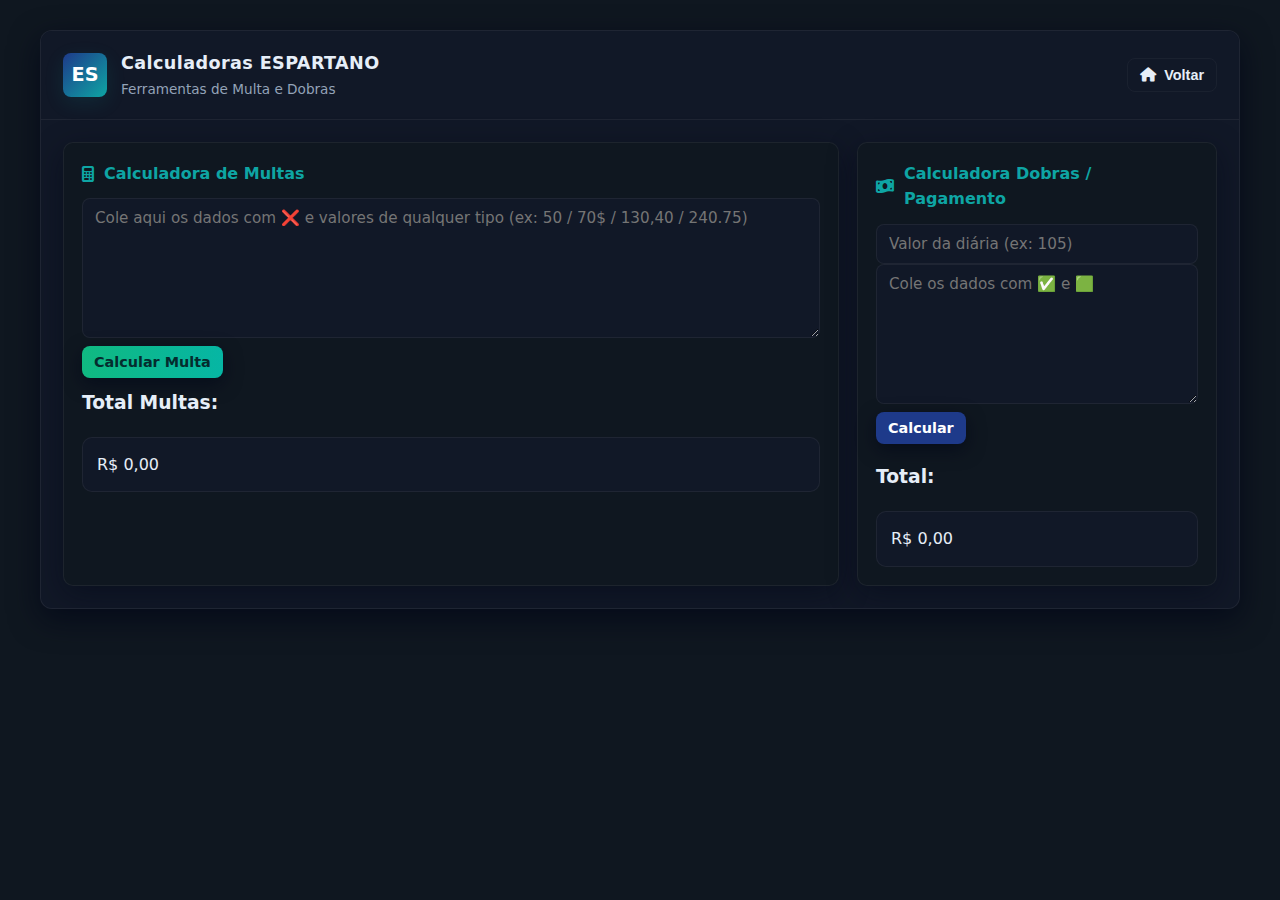
<file: calculadoras.html>
<!DOCTYPE html> 
<html lang="pt-BR">
<head>
<meta charset="UTF-8">
<meta name="viewport" content="width=device-width, initial-scale=1.0">
<title>Calculadoras • ESPARTANO</title>
<link href="https://cdnjs.cloudflare.com/ajax/libs/font-awesome/6.5.0/css/all.min.css" rel="stylesheet">
<link rel="stylesheet" href="styles.css">
</head>

<body>
<div class="wrap">

<header class="app-header">
  <div class="title">
    <div class="logo">ES</div>
    <div>
      <h1>Calculadoras ESPARTANO</h1>
      <div class="subtitle">Ferramentas de Multa e Dobras</div>
    </div>
  </div>

  <div class="header-actions">
    <button onclick="window.location.href='index.html'">
      <i class="fa-solid fa-house"></i> Voltar
    </button>
  </div>
</header>

<main>

<!-- ======================== CALCULADORA DE MULTAS ======================== -->
<section class="panel main-panel">
  <h2><i class="fa-solid fa-calculator"></i> Calculadora de Multas</h2>

  <textarea id="entradaMulta" placeholder="Cole aqui os dados com ❌ e valores de qualquer tipo (ex: 50 / 70$ / 130,40 / 240.75)" style="height:140px"></textarea>

  <button class="btn btn-add" onclick="calcularMulta()">Calcular Multa</button>

  <h3 style="margin-top:10px;">Total Multas:</h3>
  <div class="card" id="resultadoMulta">R$ 0,00</div>
</section>



<!-- ======================== CALCULADORA DOBRAS ======================== -->
<section class="panel main-panel">
  <h2><i class="fa-solid fa-money-bill-wave"></i> Calculadora Dobras / Pagamento</h2>

  <input type="number" id="valorDiaria2" class="input" placeholder="Valor da diária (ex: 105)">
  <textarea id="entradaDobras" placeholder="Cole os dados com ✅ e 🟩" style="height:140px"></textarea>

  <button class="btn btn-success" onclick="calcularDobras()">Calcular</button>

  <h3>Total:</h3>
  <div class="card" id="resultadoDobras">R$ 0,00</div>
</section>

</main>
</div>

<script>
/* ============================================================
   CALCULADORA DE MULTAS — CORRIGIDA
   Agora ela captura valores mesmo com textos / símbolos no meio
   Ex: ❌ 50 / ❌ valor: 130,40 / ❌ total = 240.75
   ============================================================ */
function calcularMulta() {
  const texto = document.getElementById("entradaMulta").value;

  // Nova regex corrigida: pega o número mesmo se houver texto após ❌
  const regex = /❌[^0-9]*([\d.,]+)/g;

  let match;
  let total = 0;

  while ((match = regex.exec(texto)) !== null) {
    const numero = match[1].replace(",", ".");
    total += parseFloat(numero);
  }

  document.getElementById("resultadoMulta").textContent =
    total.toLocaleString("pt-BR", { style: "currency", currency: "BRL" });
}



/* ============================================================
   CALCULADORA DE DOBRAS / PAGAMENTO
   ============================================================ */
function calcularDobras() {
  const texto = document.getElementById("entradaDobras").value;
  const diaria = parseFloat(document.getElementById("valorDiaria2").value) || 0;

  const linhas = texto.split("\n");
  let total = 0;

  linhas.forEach(linha => {
    const qtdVerde = (linha.match(/🟩/g) || []).length;
    const qtdCheck = (linha.match(/✅/g) || []).length;

    if (qtdVerde > 0) {
      total += 20; // Tem 🟩 → adiciona 20
    } else if (qtdCheck >= 2) {
      total += diaria; // Linha com 2 ou mais check marca diária
    }
  });

  document.getElementById("resultadoDobras").textContent =
    total.toLocaleString("pt-BR", { style: "currency", currency: "BRL" });
}

</script>

</body>
</html>
</file>
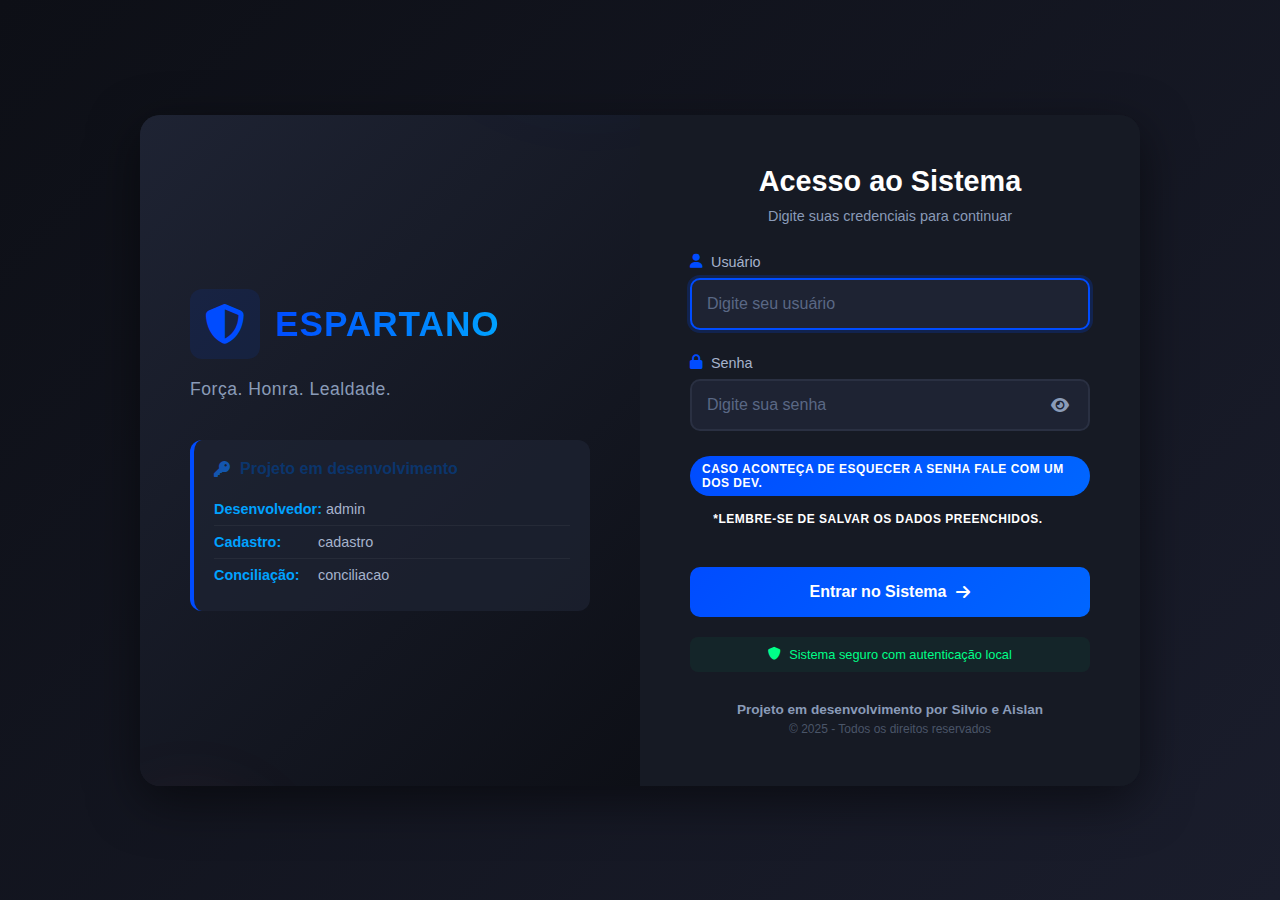
<file: login.html>
<!DOCTYPE html>
<html lang="pt-BR">
<head>
    <meta charset="UTF-8" />
    <meta name="viewport" content="width=device-width, initial-scale=1.0" />
    <title>Login - Sistema Espartano</title>
    <link rel="stylesheet" href="login.css">
    <link rel="stylesheet" href="https://cdnjs.cloudflare.com/ajax/libs/font-awesome/6.4.0/css/all.min.css">
</head>

<body>
    <div class="login-container">
        <div class="login-left">
            <div class="brand-section">
                <div class="logo">
                    <i class="fas fa-shield-alt"></i>
                    <h1>ESPARTANO</h1>
                </div>
                <p class="slogan">Força. Honra. Lealdade.</p>
                
                <div class="credentials-info">
                    <h3><i class="fas fa-key"></i>Projeto em desenvolvimento</h3>
                    <div class="credential-item">
                        <strong>Desenvolvedor:</strong> admin
                    </div>
                    <div class="credential-item">
                        <strong>Cadastro:</strong> cadastro 
                    </div>
                    <div class="credential-item">
                        <strong>Conciliação:</strong> conciliacao
                    </div>
                </div>
            </div>
        </div>
        
        <div class="login-box">
            <div class="login-header">
                <h2>Acesso ao Sistema</h2>
                <p>Digite suas credenciais para continuar</p>
            </div>

            <div id="login-error" class="error-message" style="display:none;">
                <i class="fas fa-exclamation-circle"></i>
                <span>Usuário ou senha incorretos!</span>
            </div>

            <form id="login-form" onsubmit="login(event)">
                <div class="input-group">
                    <label for="username">
                        <i class="fas fa-user"></i> Usuário
                    </label>
                    <input type="text" id="username" placeholder="Digite seu usuário" autocomplete="username">
                </div>
                
                <div class="input-group">
                    <label for="password">
                        <i class="fas fa-lock"></i> Senha
                    </label>
                    <div class="password-container">
                        <input type="password" id="password" placeholder="Digite sua senha" autocomplete="current-password">
                        <button type="button" class="toggle-password" onclick="togglePassword()">
                            <i class="fas fa-eye"></i>
                        </button>
                    </div>
                </div>

                <div class="options">
                    <div class="role-badges">
                        <span class="badge badge-admin">Caso aconteça de esquecer a senha fale com um dos Dev.</span>
                        <br>
                        <br>
                        <span class="badge badge-cadastro">*Lembre-se de salvar os dados preenchidos.</span>
                        <span class="badge badge-conciliacao"></span>
                    </div>
                </div>

                <button type="submit" class="btn-login">
                    <span>Entrar no Sistema</span>
                    <i class="fas fa-arrow-right"></i>
                </button>

                <div class="security-info">
                    <i class="fas fa-shield"></i>
                    <span>Sistema seguro com autenticação local</span>
                </div>
            </form>

            <div class="footer">
                <p class="version">Projeto em desenvolvimento por Silvio e Aislan</p>
                <p class="copyright">© 2025 - Todos os direitos reservados</p>
            </div>
        </div>
    </div>

    <script src="login.js"></script>
    <script>
        // Adicionando a função togglePassword aqui para evitar erros
        function togglePassword() {
            const passwordInput = document.getElementById('password');
            const toggleButton = document.querySelector('.toggle-password i');
            
            if (passwordInput.type === 'password') {
                passwordInput.type = 'text';
                toggleButton.classList.remove('fa-eye');
                toggleButton.classList.add('fa-eye-slash');
            } else {
                passwordInput.type = 'password';
                toggleButton.classList.remove('fa-eye-slash');
                toggleButton.classList.add('fa-eye');
            }
        }

        // Foco automático no campo de usuário
        document.addEventListener('DOMContentLoaded', function() {
            document.getElementById('username').focus();
            
            // Pressionar Enter para enviar
            document.getElementById('password').addEventListener('keypress', function(e) {
                if (e.key === 'Enter') {
                    const form = document.getElementById('login-form');
                    const event = new Event('submit', { cancelable: true });
                    form.dispatchEvent(event);
                }
            });
        });
    </script>
</body>
</html>
</file>
<file: styles.css>
:root {
  --bg: #0f1720;
  --card: #111827;
  --muted: #94a3b8;
  --accent: #0ea5a4;
  --primary: #1e3a8a;
  --danger: #ef4444;
  --success: #10b981;
  --glass: rgba(255, 255, 255, 0.03);
  --border: rgba(255, 255, 255, 0.06);
  --white: #e6eef8;
  --shadow-sm: 0 6px 18px rgba(2, 6, 23, 0.6);
  --shadow-md: 0 8px 30px rgba(2, 6, 23, 0.45);
  --shadow-lg: 0 10px 30px rgba(2, 6, 23, 0.7);
  --transition: all 0.3s cubic-bezier(0.4, 0, 0.2, 1);
}

.light-theme {
  --bg: #f9fafb; /* Fundo branco muito suave */
  --card: #ffffff; /* Fundo dos painéis branco */
  --muted: #6b7280; /* Texto secundário */
  --accent: #0d9488; /* Cor de destaque (mantida) */
  --primary: #3b82f6; /* Azul mais suave */
  --danger: #dc2626; /* Vermelho */
  --success: #10b981; /* Verde */
  --glass: rgba(0, 0, 0, 0.01);
  --border: #e5e7eb; /* Borda clara */
  --white: #1f2937; /* Texto principal escuro */
  --shadow-sm: 0 1px 2px rgba(0, 0, 0, 0.05);
  --shadow-md: 0 4px 6px rgba(0, 0, 0, 0.1);
  --shadow-lg: 0 10px 15px rgba(0, 0, 0, 0.1);
}

*,
*::before,
*::after {
  box-sizing: border-box;
}

html,
body {
  height: 100%;
  margin: 0;
  padding: 0;
}

body {
  font-family: 'Segoe UI', Roboto, system-ui, -apple-system, 'Helvetica Neue', Arial, sans-serif;
  background: var(--bg); /* Cor sólida para um visual flat */
  color: var(--white);
  -webkit-font-smoothing: antialiased;
  -moz-osx-font-smoothing: grayscale;
  padding: 18px;
  line-height: 1.6;
}

.wrap {
  max-width: 1200px;
  margin: 12px auto;
  background: var(--card); /* Cor sólida do card para o wrap */
  border-radius: 12px;
  box-shadow: var(--shadow-lg);
  border: 1px solid var(--border);
  overflow: hidden;
}

.app-header {
  display: flex;
  align-items: center;
  justify-content: space-between;
  padding: 18px 22px;
  background: var(--card); /* Cor sólida do card */
  border-bottom: 1px solid var(--border);
  gap: 16px;
  flex-wrap: wrap;
}

.title {
  display: flex;
  gap: 14px;
  align-items: center;
}

.logo {
  width: 44px;
  height: 44px;
  background: linear-gradient(135deg, var(--primary), var(--accent));
  display: flex;
  align-items: center;
  justify-content: center;
  border-radius: 8px;
  font-weight: 700;
  color: white;
  box-shadow: 0 6px 20px rgba(14, 165, 164, 0.12);
  font-size: 1.2rem;
}

h1 {
  font-size: 1.1rem;
  margin: 0;
  color: var(--white);
  letter-spacing: 0.4px;
  font-weight: 700;
}

.subtitle {
  color: var(--muted);
  font-size: 0.85rem;
  margin-top: 2px;
}

.header-actions {
  display: flex;
  gap: 10px;
  align-items: center;
  flex-wrap: wrap;
}

.header-actions button {
  background: transparent;
  border: 1px solid rgba(255, 255, 255, 0.04);
  color: var(--white);
  padding: 8px 12px;
  border-radius: 8px;
  cursor: pointer;
  display: inline-flex;
  gap: 8px;
  align-items: center;
  font-weight: 600;
  font-size: 0.9rem;
  transition: var(--transition);
}

.header-actions button:hover {
  transform: translateY(-3px);
  background: rgba(255, 255, 255, 0.05);
  box-shadow: var(--shadow-sm);
}

.header-actions button.btn-danger {
  background: #7f1d1d;
  border-color: #991b1b;
}

.header-actions button.btn-danger:hover {
  background: #991b1b;
}

main {
  padding: 22px;
  display: grid;
  grid-template-columns: 1fr 360px;
  gap: 18px;
}

.panel {
  background: var(--bg); /* Cor sólida do fundo */
  border-radius: 10px;
  padding: 18px;
  border: 1px solid var(--border);
  box-shadow: var(--shadow-md);
}

.main-panel {
  min-height: 400px;
}

.sub-panel {
  margin-bottom: 12px;
}

.panel h2 {
  margin: 0 0 12px 0;
  color: var(--accent);
  font-size: 1rem;
  display: flex;
  align-items: center;
  gap: 10px;
  font-weight: 700;
}

.grid-2col {
  display: grid;
  grid-template-columns: 1fr 1fr;
  gap: 12px;
}

label {
  font-size: 0.85rem;
  color: var(--muted);
  display: block;
  margin-bottom: 6px;
  font-weight: 500;
}

input[type="text"],
input[type="date"],
input[type="number"],
textarea {
  width: 100%;
  padding: 10px 12px;
  border-radius: 8px;
  background: var(--card);
  color: var(--white);
  border: 1px solid var(--border);
  font-size: 0.95rem;
  transition: var(--transition);
  font-family: inherit;
}

input:focus,
textarea:focus {
  outline: 2px solid rgba(14, 165, 164, 0.12);
  border-color: rgba(14, 165, 164, 0.2);
  background: rgba(17, 24, 39, 0.8);
}

input:hover,
textarea:hover {
  border-color: rgba(255, 255, 255, 0.1);
}

.input-estado {
  border-radius: 8px;
  padding: 10px 12px;
  width: 100%;
  margin-bottom: 12px;
  background: var(--card);
  border: 1px solid var(--border);
  color: var(--white);
}

.saldo-input {
  font-weight: 600;
}

table {
  width: 100%;
  border-collapse: collapse;
  margin-top: 8px;
  font-size: 0.92rem;
  color: var(--white);
}

th,
td {
  padding: 10px 8px;
  border-bottom: 1px solid rgba(255, 255, 255, 0.03);
  text-align: left;
  vertical-align: middle;
}

thead th {
  background: rgba(255, 255, 255, 0.02);
  color: var(--muted);
  font-weight: 700;
  font-size: 0.86rem;
  position: sticky;
  top: 0;
  backdrop-filter: blur(6px);
  text-transform: uppercase;
  letter-spacing: 0.5px;
}

tbody tr {
  transition: var(--transition);
}

tbody tr:nth-child(even) {
  background: rgba(255, 255, 255, 0.012);
}

tbody tr:hover {
  background: rgba(255, 255, 255, 0.03);
}

.valor-input {
  text-align: right;
  font-weight: 700;
  padding-right: 10px;
}

tfoot td {
  font-weight: 700;
  color: var(--accent);
  background: rgba(14, 165, 164, 0.03);
  border-top: 1px solid rgba(255, 255, 255, 0.02);
  padding-top: 12px;
}

.btn {
  display: inline-flex;
  gap: 8px;
  align-items: center;
  padding: 8px 12px;
  border-radius: 8px;
  border: none;
  cursor: pointer;
  font-weight: 700;
  color: white;
  background: var(--primary);
  box-shadow: var(--shadow-sm);
  transition: var(--transition);
  font-size: 0.9rem;
  font-family: inherit;
}

.btn:hover {
  transform: translateY(-3px);
  box-shadow: 0 8px 24px rgba(2, 6, 23, 0.8);
}

.btn:active {
  transform: translateY(-1px);
}

.btn-add {
  background: linear-gradient(90deg, var(--success), #06b6a4);
  color: #042c2e;
}

.btn-add:hover {
  background: linear-gradient(90deg, #059669, #0d9488);
}

.btn-paste {
  background: linear-gradient(90deg, #0f766e, #0ea5a4);
}

.btn-paste:hover {
  background: linear-gradient(90deg, #0d9488, #14b8a6);
}

.btn-zerar {
  background: #374151;
}

.btn-zerar:hover {
  background: #4b5563;
}

.btn-excel {
  background: linear-gradient(90deg, #16a34a, #059669);
}

.btn-excel:hover {
  background: linear-gradient(90deg, #15803d, #047857);
}

.btn-pdf {
  background: linear-gradient(90deg, #ef4444, #dc2626);
}

.btn-pdf:hover {
  background: linear-gradient(90deg, #dc2626, #b91c1c);
}

.btn-conciliacao {
  background: linear-gradient(90deg, #6d28d9, #5b21b6);
  width: 100%;
  justify-content: center;
  padding: 12px 16px;
  font-size: 1rem;
}

.btn-conciliacao:hover {
  background: linear-gradient(90deg, #5b21b6, #4c1d95);
}

.btn-copy {
  background: linear-gradient(90deg, #0ea5a4, #0d9488);
  padding: 6px 10px;
  font-size: 0.85rem;
}

.btn-group {
  margin-top: 12px;
  display: flex;
  gap: 8px;
  flex-wrap: wrap;
}

.paste-container {
  margin-top: 10px;
  border-radius: 8px;
  padding: 10px;
  border: 1px dashed rgba(255, 255, 255, 0.04);
  background: linear-gradient(180deg, rgba(255, 255, 255, 0.01), rgba(0, 0, 0, 0.02));
}

.paste-container label {
  color: var(--muted);
  display: block;
  margin-bottom: 8px;
}

.paste-container textarea {
  width: 100%;
  height: 100px;
  margin-top: 8px;
  background: var(--card);
  color: var(--white);
  border: 1px solid var(--border);
  resize: vertical;
  font-family: ui-monospace, SFMono-Regular, Menlo, Monaco, 'Courier New', monospace;
  font-size: 0.9rem;
}

.paste-actions {
  margin-top: 8px;
  display: flex;
  gap: 8px;
  justify-content: flex-end;
}

.side {
  display: flex;
  flex-direction: column;
  gap: 12px;
  position: sticky; /* Torna a coluna lateral "pegajosa" */
  top: 22px; /* Distância do topo da tela (ajustar conforme o padding do main) */
  height: fit-content; /* Impede que o elemento se estique além do necessário */
}

.card {
  background: var(--card); /* Cor sólida do card */
  border-radius: 10px;
  padding: 14px;
  border: 1px solid var(--border);
}

.card h3 {
  margin: 0 0 12px 0;
  color: var(--accent);
  font-size: 0.95rem;
  display: flex;
  align-items: center;
  gap: 8px;
  font-weight: 700;
}

.resumo-item {
  display: flex;
  justify-content: space-between;
  margin: 8px 0;
  color: var(--muted);
  font-size: 0.9rem;
}

.resumo-item strong {
  color: var(--white);
  font-weight: 700;
}

.conciliacao-output {
  white-space: pre-wrap;
  background: #020617;
  border-radius: 8px;
  padding: 12px;
  color: var(--muted);
  display: none;
  font-family: ui-monospace, SFMono-Regular, Menlo, Monaco, 'Courier New', monospace;
  border: 1px solid rgba(255, 255, 255, 0.03);
  margin-top: 18px;
  max-height: 400px;
  overflow-y: auto;
  font-size: 0.85rem;
  line-height: 1.6;
}

.link-container {
  margin-top: 18px;
  padding: 12px;
  background: rgba(14, 165, 164, 0.03);
  border: 1px solid rgba(14, 165, 164, 0.1);
  border-radius: 8px;
}

.link-container label {
  color: var(--accent);
  font-weight: 600;
  margin-bottom: 8px;
}

.link-display {
  display: flex;
  gap: 8px;
  align-items: center;
  margin-top: 8px;
}

.link-display code {
  flex: 1;
  background: var(--card);
  padding: 8px 12px;
  border-radius: 6px;
  color: var(--white);
  font-size: 0.85rem;
  word-break: break-all;
  border: 1px solid var(--border);
  font-family: ui-monospace, SFMono-Regular, Menlo, Monaco, 'Courier New', monospace;
}

.footer {
  padding: 12px 18px;
  color: var(--muted);
  font-size: 0.9rem;
  display: flex;
  justify-content: space-between;
  align-items: center;
  border-top: 1px solid var(--border);
  background: var(--card); /* Cor sólida do card */
  flex-wrap: wrap;
  gap: 12px;
}

::-webkit-scrollbar {
  width: 8px;
  height: 8px;
}

::-webkit-scrollbar-track {
  background: var(--card);
  border-radius: 4px;
}

::-webkit-scrollbar-thumb {
  background: var(--muted);
  border-radius: 4px;
}

::-webkit-scrollbar-thumb:hover {
  background: var(--accent);
}

@media (max-width: 980px) {
  main {
    grid-template-columns: 1fr;
  }

  .header-actions {
    gap: 8px;
    flex-wrap: wrap;
  }

  .wrap {
    margin: 8px;
  }

  .grid-2col {
    grid-template-columns: 1fr;
  }

  body {
    padding: 8px;
  }
}

@media (max-width: 640px) {
  .app-header {
    flex-direction: column;
    align-items: flex-start;
  }

  .header-actions {
    width: 100%;
    justify-content: flex-start;
  }

  .header-actions button {
    flex: 1;
    justify-content: center;
    min-width: 100px;
  }

  h1 {
    font-size: 1rem;
  }

  .subtitle {
    font-size: 0.8rem;
  }
}

@keyframes fadeIn {
  from {
    opacity: 0;
    transform: translateY(10px);
  }
  to {
    opacity: 1;
    transform: translateY(0);
  }
}

.panel,
.card {
  animation: fadeIn 0.3s ease-out;
}

.grafico-container {
  margin-top: 12px;
}

.grafico-item {
  margin-bottom: 16px;
}

.grafico-label {
  display: flex;
  justify-content: space-between;
  align-items: center;
  margin-bottom: 6px;
  font-size: 0.9rem;
}

.grafico-label span {
  color: var(--muted);
  font-weight: 500;
}

.grafico-label strong {
  color: var(--white);
  font-weight: 700;
  font-size: 0.95rem;
}

.grafico-barra-container {
  width: 100%;
  height: 24px;
  background: rgba(255, 255, 255, 0.03);
  border-radius: 6px;
  overflow: hidden;
  border: 1px solid var(--border);
  position: relative;
}

.grafico-barra {
  height: 100%;
  border-radius: 6px;
  transition: width 0.8s cubic-bezier(0.4, 0, 0.2, 1);
  position: relative;
  min-width: 2px;
}

.grafico-barra::after {
  content: '';
  position: absolute;
  top: 0;
  left: 0;
  right: 0;
  bottom: 0;
  background: linear-gradient(90deg, 
    rgba(255, 255, 255, 0.1) 0%, 
    rgba(255, 255, 255, 0) 50%, 
    rgba(255, 255, 255, 0.1) 100%);
  animation: shimmer 2s infinite;
}

@keyframes shimmer {
  0% {
    transform: translateX(-100%);
  }
  100% {
    transform: translateX(100%);
  }
}

.barra-inicial {
  background: linear-gradient(90deg, #1e3a8a, #2563eb);
  box-shadow: 0 0 10px rgba(37, 99, 235, 0.3);
}

.barra-positiva {
  background: linear-gradient(90deg, var(--success), #06b6a4);
  box-shadow: 0 0 10px rgba(16, 185, 129, 0.3);
}

.barra-negativa {
  background: linear-gradient(90deg, var(--danger), #dc2626);
  box-shadow: 0 0 10px rgba(239, 68, 68, 0.3);
}

.barra-final {
  background: linear-gradient(90deg, var(--accent), #14b8a6);
  box-shadow: 0 0 10px rgba(14, 165, 164, 0.4);
}

@keyframes slideInUp {
  from {
    opacity: 0;
    transform: translateY(20px);
  }
  to {
    opacity: 1;
    transform: translateY(0);
  }
}

#graficoCard {
  animation: slideInUp 0.5s ease-out;
}

@media (max-width: 640px) {
  .grafico-label {
    font-size: 0.85rem;
  }

  .grafico-label strong {
    font-size: 0.9rem;
  }

  .grafico-barra-container {
    height: 20px;
  }
}

/* Estilos para a nova seção de Diária */
.resultado-diaria {
  margin-top: 10px;
  padding: 10px;
  background: rgba(255, 255, 255, 0.01);
  border: 1px solid var(--border);
  border-radius: 8px;
  font-size: 0.95rem;
  color: var(--white);
}

.diaria-header {
  margin-bottom: 8px;
  padding-bottom: 5px;
  border-bottom: 1px solid rgba(255, 255, 255, 0.05);
  font-size: 0.9rem;
}

.diaria-header strong {
  color: var(--accent);
}

.diaria-list {
  list-style: none;
  padding: 0;
  margin: 0;
  display: grid;
  grid-template-columns: repeat(auto-fill, minmax(60px, 1fr));
  gap: 6px;
}

.diaria-list li {
  background: rgba(255, 255, 255, 0.05);
  padding: 4px 8px;
  border-radius: 4px;
  font-weight: 500;
  text-align: center;
  transition: background 0.2s;
  font-size: 0.85rem;
}

.diaria-list li:hover {
  background: rgba(255, 255, 255, 0.1);
}

/* --- ESTILOS DE IMPRESSÃO --- */
@media print {
  body {
    background: white !important;
    color: black !important;
    padding: 0 !important;
    font-size: 10pt;
  }

  .wrap, .panel, .card {
    box-shadow: none !important;
    border: 1px solid #ccc !important;
    background: white !important;
    page-break-inside: avoid;
  }
  
  .wrap {
    max-width: 100% !important;
    margin: 0 !important;
    border: none !important;
  }

  main {
    grid-template-columns: 1fr !important; 
    padding: 0 !important;
    display: block !important;
  }
  
  .panel {
    padding: 15px !important;
    margin-bottom: 15px !important;
  }

  .panel h2 {
    color: #333 !important;
    border-bottom: 1px solid #eee;
    padding-bottom: 5px;
    margin-bottom: 10px !important;
    font-size: 1.2rem !important;
  }
  
  /* Esconde elementos desnecessários na impressão */
  .app-header, .side, .btn-group, .paste-container, .link-container, .footer, .panel h2 i, .no-print, .header-actions, .btn-conciliacao { 
    display: none !important;
  }

  /* Transforma inputs em texto simples (o JS faz a mágica de preencher) */
  input[type="text"],
  input[type="date"],
  input[type="number"] {
    border: none !important;
    background: transparent !important;
    color: black !important;
    padding: 0 !important;
    font-size: 1em !important;
    height: auto !important;
    -webkit-appearance: none;
    -moz-appearance: none;
    appearance: none;
  }
  
  /* Garante que o conteúdo da tabela seja impresso corretamente */
  table {
    page-break-inside: auto;
  }

  tr {
    page-break-inside: avoid;
    page-break-after: auto;
  }
  
  table td:nth-child(3) {
    text-align: right !important;
    font-weight: bold !important;
  }

  table thead th {
    background: #f0f0f0 !important;
    color: #333 !important;
    border-bottom: 2px solid #ccc !important;
  }

  table tfoot td {
    background: #e0e0e0 !important;
    color: #333 !important;
    border-top: 2px solid #ccc !important;
    font-weight: bold !important;
  }

  #conciliacaoOutput {
    display: block !important;
    color: #333 !important;
    background: #f9f9f9 !important;
    border: 1px solid #ccc !important;
    padding: 15px !important;
    margin-top: 20px !important;
    white-space: pre-wrap;
    font-family: monospace;
  }
}
</file>
<file: login.css>
/* Reset e configurações globais */
* {
    margin: 0;
    padding: 0;
    box-sizing: border-box;
}

body {
    font-family: 'Segoe UI', Tahoma, Geneva, Verdana, sans-serif;
    background: linear-gradient(135deg, #0d0f16 0%, #1a1d2c 100%);
    color: #fff;
    min-height: 100vh;
    display: flex;
    justify-content: center;
    align-items: center;
    padding: 20px;
}

/* Container principal */
.login-container {
    display: flex;
    max-width: 1000px;
    width: 100%;
    min-height: 600px;
    background: #161a24;
    border-radius: 20px;
    overflow: hidden;
    box-shadow: 0 15px 50px rgba(0, 0, 0, 0.5);
    animation: fadeIn 0.8s ease-out;
}

@keyframes fadeIn {
    from { opacity: 0; transform: translateY(20px); }
    to { opacity: 1; transform: translateY(0); }
}

/* Lado esquerdo - Branding */
.login-left {
    flex: 1;
    background: linear-gradient(135deg, #1e2333 0%, #0d0f16 100%);
    padding: 50px;
    display: flex;
    flex-direction: column;
    justify-content: center;
    position: relative;
    overflow: hidden;
}

.login-left::before {
    content: '';
    position: absolute;
    top: -50%;
    right: -20%;
    width: 300px;
    height: 300px;
    background: rgba(0, 76, 255, 0.1);
    border-radius: 50%;
    filter: blur(40px);
}

.login-left::after {
    content: '';
    position: absolute;
    bottom: -30%;
    left: -10%;
    width: 200px;
    height: 200px;
    background: rgba(255, 107, 107, 0.05);
    border-radius: 50%;
    filter: blur(30px);
}

.brand-section .logo {
    display: flex;
    align-items: center;
    gap: 15px;
    margin-bottom: 20px;
}

.brand-section .logo i {
    font-size: 2.5rem;
    color: #004cff;
    background: rgba(0, 76, 255, 0.1);
    padding: 15px;
    border-radius: 12px;
}

.brand-section .logo h1 {
    font-size: 2.2rem;
    background: linear-gradient(90deg, #004cff, #00a2ff);
    -webkit-background-clip: text;
    -webkit-text-fill-color: transparent;
    font-weight: 700;
    letter-spacing: 1px;
}

.slogan {
    font-size: 1.1rem;
    color: #8a9bb8;
    margin-bottom: 40px;
    font-weight: 300;
    letter-spacing: 0.5px;
}

/* Seção de credenciais de teste */
.credentials-info {
    background: rgba(30, 35, 51, 0.7);
    border-radius: 12px;
    padding: 20px;
    margin-top: 40px;
    border-left: 4px solid #004cff;
}

.credentials-info h3 {
    display: flex;
    align-items: center;
    gap: 10px;
    margin-bottom: 15px;
    font-size: 1rem;
    color: #0b356c;
}

.credentials-info h3 i {
    color: #1356ae;
}

.credential-item {
    padding: 8px 0;
    border-bottom: 1px solid rgba(255, 255, 255, 0.05);
    font-size: 0.9rem;
    color: #a6b3cc;
}

.credential-item:last-child {
    border-bottom: none;
}

.credential-item strong {
    color: #00a2ff;
    min-width: 100px;
    display: inline-block;
}

/* Lado direito - Formulário */
.login-box {
    flex: 1;
    padding: 50px;
    display: flex;
    flex-direction: column;
    justify-content: center;
    background: #161a24;
}

.login-header {
    text-align: center;
    margin-bottom: 30px;
}

.login-header h2 {
    font-size: 1.8rem;
    margin-bottom: 10px;
    color: #ffffff;
    font-weight: 600;
}

.login-header p {
    color: #8a9bb8;
    font-size: 0.9rem;
}

/* Grupo de inputs */
.input-group {
    margin-bottom: 25px;
}

.input-group label {
    display: flex;
    align-items: center;
    gap: 8px;
    margin-bottom: 8px;
    font-size: 0.9rem;
    color: #a6b3cc;
    font-weight: 500;
}

.input-group label i {
    color: #004cff;
}

.input-group input {
    width: 100%;
    padding: 15px;
    background: #1e2333;
    border: 2px solid #2a3042;
    border-radius: 10px;
    color: #fff;
    font-size: 1rem;
    transition: all 0.3s ease;
}

.input-group input:focus {
    outline: none;
    border-color: #004cff;
    box-shadow: 0 0 0 3px rgba(0, 76, 255, 0.2);
}

.input-group input::placeholder {
    color: #5a6885;
}

/* Container de senha com botão de visualização */
.password-container {
    position: relative;
}

.toggle-password {
    position: absolute;
    right: 15px;
    top: 50%;
    transform: translateY(-50%);
    background: transparent;
    border: none;
    color: #8a9bb8;
    cursor: pointer;
    font-size: 1rem;
    padding: 5px;
    transition: color 0.3s ease;
    width: 30px;
    height: 30px;
    border-radius: 50%;
    display: flex;
    align-items: center;
    justify-content: center;
}

.toggle-password:hover {
    background: rgba(255, 255, 255, 0.05);
    color: #004cff;
}

/* Mensagem de erro */
.error-message {
    background: rgba(255, 59, 59, 0.1);
    border: 1px solid #ff3b3b;
    color: #ff6b6b;
    padding: 15px;
    border-radius: 10px;
    margin-bottom: 25px;
    display: flex;
    align-items: center;
    gap: 10px;
    font-size: 0.9rem;
    animation: slideIn 0.3s ease;
}

@keyframes slideIn {
    from {
        opacity: 0;
        transform: translateY(-10px);
    }
    to {
        opacity: 1;
        transform: translateY(0);
    }
}

/* Badges de roles */
.role-badges {
    display: flex;
    gap: 10px;
    margin-bottom: 25px;
    justify-content: center;
    flex-wrap: wrap;
}

.badge {
    padding: 6px 12px;
    border-radius: 20px;
    font-size: 0.75rem;
    font-weight: 600;
    letter-spacing: 0.5px;
    text-transform: uppercase;
}

.badge-admin {
    background: linear-gradient(135deg, #004cff 0%, #0066ff 100%);
}



/* Botão de login */
.btn-login {
    width: 100%;
    padding: 16px;
    background: linear-gradient(135deg, #004cff 0%, #0066ff 100%);
    border: none;
    border-radius: 10px;
    color: white;
    font-size: 1rem;
    font-weight: 600;
    cursor: pointer;
    display: flex;
    justify-content: center;
    align-items: center;
    gap: 10px;
    transition: all 0.3s ease;
    margin-bottom: 20px;
    position: relative;
    overflow: hidden;
}

.btn-login::before {
    content: '';
    position: absolute;
    top: 50%;
    left: 50%;
    width: 0;
    height: 0;
    border-radius: 50%;
    background: rgba(255, 255, 255, 0.2);
    transform: translate(-50%, -50%);
    transition: width 0.6s, height 0.6s;
}

.btn-login:hover::before {
    width: 300px;
    height: 300px;
}

.btn-login:hover {
    transform: translateY(-2px);
    box-shadow: 0 10px 20px rgba(0, 76, 255, 0.3);
}

.btn-login:active {
    transform: translateY(0);
}

/* Informação de segurança */
.security-info {
    display: flex;
    align-items: center;
    justify-content: center;
    gap: 8px;
    color: #00ff88;
    font-size: 0.8rem;
    margin-top: 20px;
    padding: 10px;
    background: rgba(0, 255, 136, 0.05);
    border-radius: 8px;
}

/* Footer */
.footer {
    text-align: center;
    margin-top: 30px;
    color: #5a6885;
    font-size: 0.85rem;
}

.version {
    font-weight: 600;
    color: #8a9bb8;
}

.copyright {
    margin-top: 5px;
    font-size: 0.75rem;
    color: #4a5568;
}

/* Responsividade */
@media (max-width: 768px) {
    .login-container {
        flex-direction: column;
        min-height: auto;
        max-width: 450px;
    }
    
    .login-left {
        padding: 30px;
        padding-bottom: 20px;
    }
    
    .login-box {
        padding: 30px;
    }
    
    .brand-section .logo {
        justify-content: center;
    }
    
    .role-badges {
        justify-content: center;
    }
    
    .credentials-info {
        display: none; /* Oculta credenciais em mobile por segurança */
    }
}

/* Animações e estados */
.input-group input:focus {
    animation: pulse 2s infinite;
}

@keyframes pulse {
    0% { box-shadow: 0 0 0 3px rgba(0, 76, 255, 0.2); }
    50% { box-shadow: 0 0 0 6px rgba(0, 76, 255, 0.1); }
    100% { box-shadow: 0 0 0 3px rgba(0, 76, 255, 0.2); }
}

/* Loading state */
.btn-login.loading {
    opacity: 0.8;
    cursor: not-allowed;
}

.btn-login.loading span {
    margin-right: 10px;
}

.btn-login.loading::after {
    content: '';
    width: 16px;
    height: 16px;
    border: 2px solid #fff;
    border-top: 2px solid transparent;
    border-radius: 50%;
    animation: spin 1s linear infinite;
}

@keyframes spin {
    from { transform: rotate(0deg); }
    to { transform: rotate(360deg); }
}

/* Efeito de shake para erro */
@keyframes shake {
    0%, 100% { transform: translateX(0); }
    25% { transform: translateX(-10px); }
    75% { transform: translateX(10px); }
}

.shake {
    animation: shake 0.5s ease-in-out;
}
</file>
